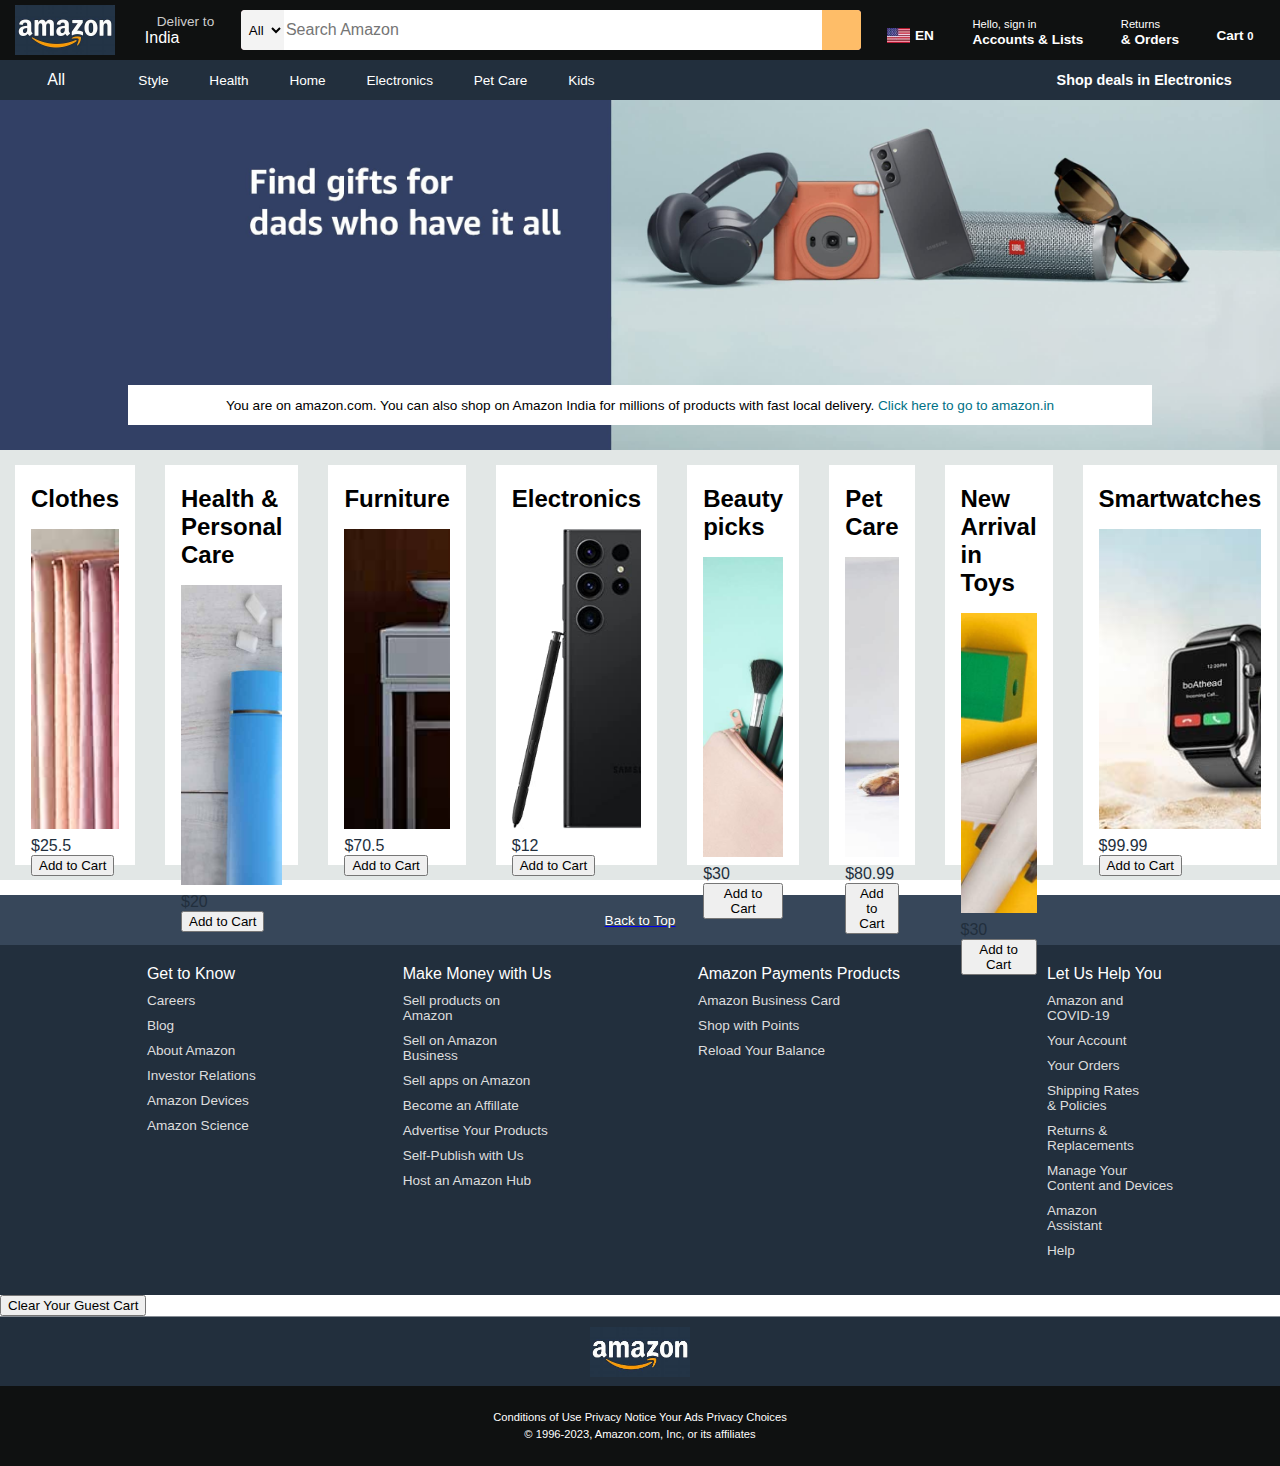
<file: index.html>
<!DOCTYPE html>
<html lang="en">
<head>
    <meta charset="UTF-8">
    <meta http-equiv="X-UA-Compatible" content="IE-edge">
    <meta name="viewport" content="width=device-width, initial-scale=1.0">
    <title>Amazon</title> 
    <link rel="stylesheet" href="https://cdnjs.cloudflare.com/ajax/libs/font-awesome/6.4.0/css/all.min.css" integrity="sha512-iecdLmaskl7CVkqkXNQ/ZH/XLlvWZOJyj7Yy7tcenmpD1ypASozpmT/E0iPtmFIB46ZmdtAc9eNBvH0H/ZpiBw==" crossorigin="anonymous" referrerpolicy="no-referrer" />
    <link rel="stylesheet" href="style.css">
</head>
<body>
   <header>

        <!-- Navbar -->

        <div class="navbar">

          <!--box 1-->

          <div class="nav-logo">
            <div class="logo border"></div>
          </div>
          

          <!--box 2-->
          
          <div class="nav-address border">
              <p class="add-first">Deliver to</p>

              <div class="add-icon">
                <i class="fa-solid fa-location-dot"></i>
                <p class="add-second">India</p>
              </div>
          </div>

          <!--box 3-->

          <div class="nav-search">
            <select class="search-select">
              <option>All</option>
            </select>
            <input placeholder="Search Amazon" class="search-input">
            <div class="search-icon">
              <i class="fa-solid fa-magnifying-glass"></i>
            </div>
          </div> 

          <!--extra box-->

          <div class="nav-en border">
            <div class="flag"></div>
            <p>EN</p>
          </div>

          <!--box 4-->

          <div class="nav-signin border" id="nav-user-info">
            <p><span class="nav-lineOne" id="nav-user-greeting">Hello, sign in</span></p>
            <p class="nav-second nav-lineTwo" id="nav-auth-link">Accounts & Lists</p>
          </div>

          <!--box 5-->

          <div class="nav-return border">
            <p><span>Returns</span></p>
            <p class="nav-second">& Orders</p>
          </div>

          <!--box 6-->
          <a href="checkout.html" style="text-decoration: none; color: inherit;">
            <div class="nav-cart border">
              <i class="fa-solid fa-cart-shopping"></i>
              Cart
              <span id="cart-count">0</span>
            </div>
          </a>
          

          

        </div>

        <!--panel -->

        <div class="panel">

          <div class="panel-all filter-link" data-category>
            <i class="fa-solid fa-bars"></i>
            All
          </div>
          <div class="panel-ops">
            <p class="border filter-link" data-category>Style</p>
            <p class="border filter-link" data-category>Health</p>
            <p class="border filter-link" data-category>Home</p>
            <p class="border filter-link" data-category>Electronics</p>
            <p class="border filter-link" data-category>Pet Care</p>
            <p class="border filter-link" data-category>Kids</p>
          </div>
          <div class="panel-deals border filter-link">
            Shop deals in Electronics
          </div>

        </div>

   </header>

   <!--hero-section -->

   <!--hero section message-->

   <div class="hero-section">
    <div class="hero-msg">
      <p>You are on amazon.com. You can also shop on Amazon India for millions of products with fast local delivery.
        <a> Click here to go to amazon.in</a></p>
    </div>
   </div>

    <!--shop-section1-->

    <div class="shop-section1 product-container">
      <div id="loading-spinner">Loading products for you...</div>
    </div>

    
    <!-- msg no results fonund -->
    <div id="no-results" style="display: none; text-align: center; padding: 50px; width: 100%;">
      <h2 style="color: #c45500;">No results found.</h2>
      <p>Try checking your spelling or use more general terms.</p>
    </div>

    <footer>

      <!--foot-panel1-->
      <a href="#" class="back-to-top-link">
        <div class="foot-panel1">
          Back to Top
        </div>
      </a>
      

      <!--foot-panel2-->

      <div class="foot-panel2">
        <ul>
          <p>Get to Know</p>
          <a>Careers</a>
          <a>Blog</a>
          <a>About Amazon</a>
          <a>Investor Relations</a>
          <a>Amazon Devices</a>
          <a>Amazon Science</a>
        </ul>
        <ul>
          <p>Make Money with Us</p>
          <a>Sell products on<br>Amazon</a>
          <a>Sell on Amazon <br> Business</a>
          <a>Sell apps on Amazon</a>
          <a>Become an Affillate</a>
          <a>Advertise Your Products</a>
          <a>Self-Publish with Us</a>
          <a>Host an Amazon Hub</a>
        </ul>
        <ul>
          <p>Amazon Payments Products</p>
          <a>Amazon Business Card</a>
          <a>Shop with Points</a>
          <a>Reload Your Balance</a>
        </ul>
        <ul>
          <p>Let Us Help You</p>
          <a>Amazon and <br>COVID-19</a>
          <a>Your Account</a>
          <a>Your Orders</a>
          <a>Shipping Rates <br>& Policies</a>
          <a>Returns & <br>Replacements</a>
          <a>Manage Your <br>Content and Devices</a>
          <a>Amazon <br>Assistant</a>
          <a>Help</a>
        </ul>
      </div>

      <!-- btn - clear all items -->

      <div class="footer-reset-section">
        <button id="clear-cart-btn" class="clear-btn">Clear Your Guest Cart</button>
      </div>

      <!--foot-panel3-->
      
      <div class="foot-panel3">
        <div class="logo"></div>
      </div>

      <!--foot-panel4-->

      <div class="foot-panel4">
        <div class="pages">
          <a>Conditions of Use</a>
          <a>Privacy Notice</a>
          <a>Your Ads Privacy Choices</a>
        </div>
        <div class="copyright">
          © 1996-2023, Amazon.com, Inc, or its affiliates
        </div>
      </div>
        
    </footer>
    <script src="script.js"></script>
</body>
</html>
</file>
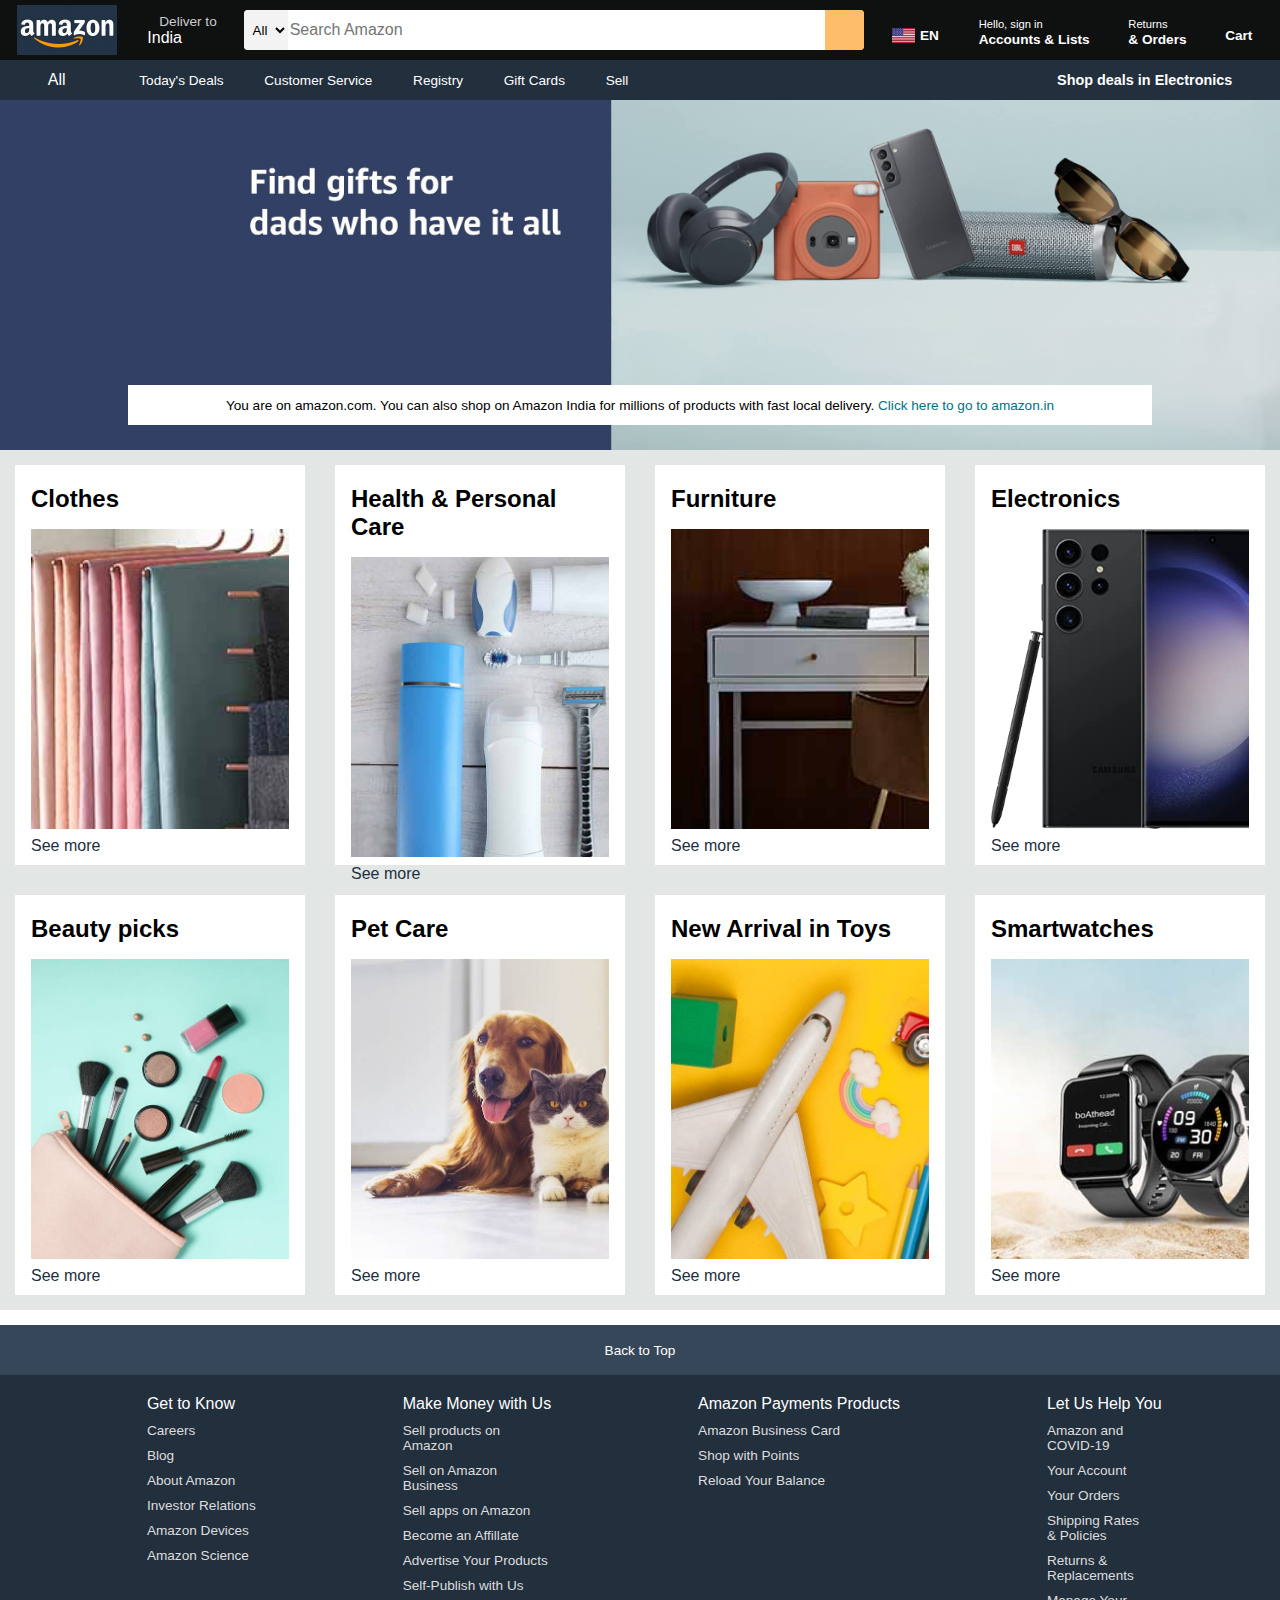
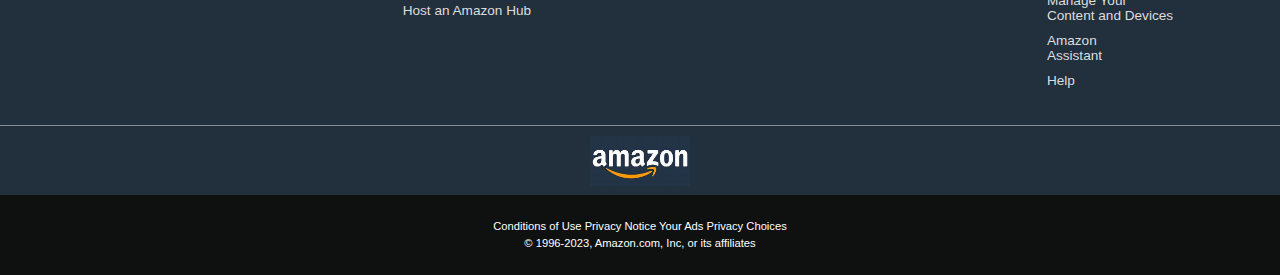
<file: 01_Amazon_clone.html>
<!DOCTYPE html>
<html lang="en">
<head>
    <meta charset="UTF-8">
    <meta http-equiv="X-UA-Compatible" content="IE-edge">
    <meta name="viewport" content="width=device-width, initial-scale=1.0">
    <title>Amazon</title> 
    <link rel="stylesheet" href="https://cdnjs.cloudflare.com/ajax/libs/font-awesome/6.4.0/css/all.min.css" integrity="sha512-iecdLmaskl7CVkqkXNQ/ZH/XLlvWZOJyj7Yy7tcenmpD1ypASozpmT/E0iPtmFIB46ZmdtAc9eNBvH0H/ZpiBw==" crossorigin="anonymous" referrerpolicy="no-referrer" />
    <link rel="stylesheet" href="01_Amazon_clone.css">
</head>
<body>
   <header>

        <!-- Navbar -->

        <div class="navbar">

          <!--box 1-->

          <div class="nav-logo">
            <div class="logo border"></div>
          </div>
          

          <!--box 2-->
          
          <div class="nav-address border">
              <p class="add-first">Deliver to</p>

              <div class="add-icon">
                <i class="fa-solid fa-location-dot"></i>
                <p class="add-second">India</p>
              </div>
          </div>

          <!--box 3-->

          <div class="nav-search">
            <select class="search-select">
              <option>All</option>
            </select>
            <input placeholder="Search Amazon" class="search-input">
            <div class="search-icon">
              <i class="fa-solid fa-magnifying-glass"></i>
            </div>
          </div> 

          <!--extra box-->

          <div class="nav-en border">
            <div class="flag"></div>
            <p>EN</p>
          </div>

          <!--box 4-->

          <div class="nav-signin border">
            <p><span>Hello, sign in</span></p>
            <p class="nav-second">Accounts & Lists</p>
          </div>

          <!--box 5-->

          <div class="nav-return border">
            <p><span>Returns</span></p>
            <p class="nav-second">& Orders</p>
          </div>

          <!--box 6-->

          <div class="nav-cart border">
            <i class="fa-solid fa-cart-shopping"></i>
            Cart
          </div>

        </div>

        <!--panel -->

        <div class="panel">

          <div class="panel-all border">
            <i class="fa-solid fa-bars"></i>
            All
          </div>
          <div class="panel-ops">
            <p class="border">Today's Deals</p>
            <p class="border">Customer Service</p>
            <p class="border">Registry</p>
            <p class="border">Gift Cards</p>
            <p class="border">Sell</p>
          </div>
          <div class="panel-deals border">
            Shop deals in Electronics
          </div>

        </div>

   </header>

   <!--hero-section -->

   <!--hero section message-->

   <div class="hero-section">
    <div class="hero-msg">
      <p>You are on amazon.com. You can also shop on Amazon India for millions of products with fast local delivery.
        <a> Click here to go to amazon.in</a></p>
    </div>
   </div>

    <!--shop-section1-->

   <div class="shop-section1">
     <div class="box1 box">
       <div class="box-content">
        <h2>Clothes</h2>
        <div class="box-img" style="background-image: url('box1_image.jpg');"></div>
        <p>See more</p>
       </div>
     </div>
     <div class="box2 box">
       <div class="box-content">
         <h2>Health & Personal Care</h2>
         <div class="box-img" style="background-image: url('box2_image.jpg');"></div>
         <p>See more</p>
       </div>
     </div>
     <div class="box3 box">
       <div class="box-content">
         <h2>Furniture</h2>
         <div class="box-img" style="background-image: url('box3_image.jpg');"></div>
         <p>See more</p>
       </div>
     </div>
     <div class="box4 box">
       <div class="box-content">
         <h2>Electronics</h2>
         <div class="box-img" style="background-image: url('box4_image.jpg');"></div>
         <p>See more</p>
       </div>
     </div>
    </div>

    <!--shop-section2-->

    <div class="shop-section2">
      <div class="box5 box">
        <div class="box-content">
         <h2>Beauty picks</h2>
         <div class="box-img" style="background-image: url('box5_image.jpg');"></div>
         <p>See more</p>
        </div>
      </div>
      <div class="box6 box">
        <div class="box-content">
          <h2>Pet Care</h2>
          <div class="box-img" style="background-image: url('box6_image.jpg');"></div>
          <p>See more</p>
        </div>
      </div>
      <div class="box7 box">
        <div class="box-content">
          <h2>New Arrival in Toys</h2>
          <div class="box-img" style="background-image: url('box7_image.jpg');"></div>
          <p>See more</p>
        </div>
      </div>
      <div class="box8 box">
        <div class="box-content">
          <h2>Smartwatches</h2>
          <div class="box-img" style="background-image: url('box8_image.jpg');"></div>
          <p>See more</p>
        </div>
      </div>
    </div>

    <footer>

      <!--foot-panel1-->

      <div class="foot-panel1">
        Back to Top
      </div>

      <!--foot-panel2-->

      <div class="foot-panel2">
        <ul>
          <p>Get to Know</p>
          <a>Careers</a>
          <a>Blog</a>
          <a>About Amazon</a>
          <a>Investor Relations</a>
          <a>Amazon Devices</a>
          <a>Amazon Science</a>
        </ul>
        <ul>
          <p>Make Money with Us</p>
          <a>Sell products on<br>Amazon</a>
          <a>Sell on Amazon <br> Business</a>
          <a>Sell apps on Amazon</a>
          <a>Become an Affillate</a>
          <a>Advertise Your Products</a>
          <a>Self-Publish with Us</a>
          <a>Host an Amazon Hub</a>
        </ul>
        <ul>
          <p>Amazon Payments Products</p>
          <a>Amazon Business Card</a>
          <a>Shop with Points</a>
          <a>Reload Your Balance</a>
        </ul>
        <ul>
          <p>Let Us Help You</p>
          <a>Amazon and <br>COVID-19</a>
          <a>Your Account</a>
          <a>Your Orders</a>
          <a>Shipping Rates <br>& Policies</a>
          <a>Returns & <br>Replacements</a>
          <a>Manage Your <br>Content and Devices</a>
          <a>Amazon <br>Assistant</a>
          <a>Help</a>
        </ul>
      </div>

      <!--foot-panel3-->

      <div class="foot-panel3">
        <div class="logo"></div>
      </div>

      <!--foot-panel4-->

      <div class="foot-panel4">
        <div class="pages">
          <a>Conditions of Use</a>
          <a>Privacy Notice</a>
          <a>Your Ads Privacy Choices</a>
        </div>
        <div class="copyright">
          © 1996-2023, Amazon.com, Inc, or its affiliates
        </div>
      </div>
        
    </footer>
</body>
</html>
</file>
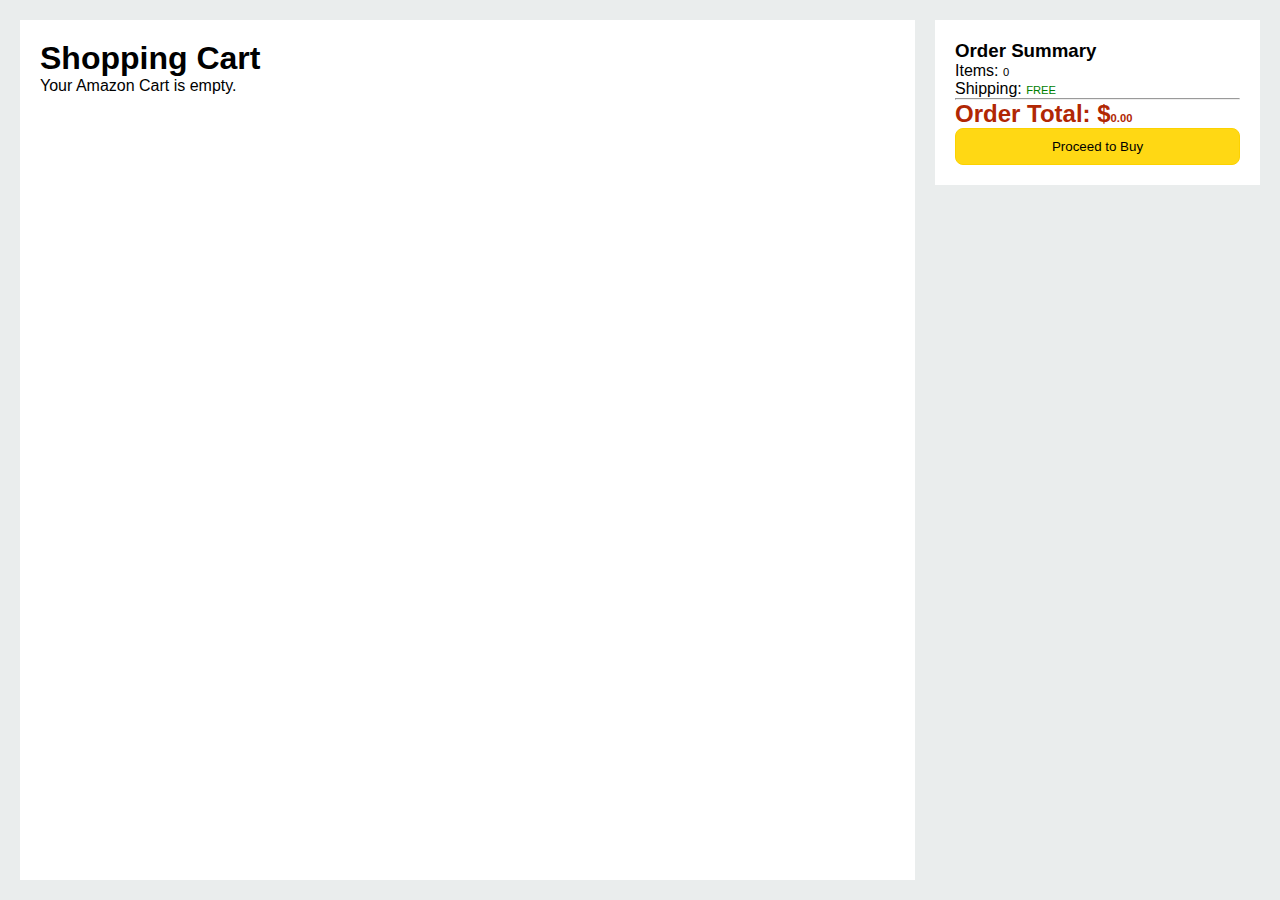
<file: checkout.html>
<!DOCTYPE html>
<html lang="en">
<head>
    <meta charset="UTF-8">
    <meta name="viewport" content="width=device-width, initial-scale=1.0">
    <title>Amazon Clone - Checkout</title>
    <link rel="stylesheet" href="style.css"> <style>
        /* Specific checkout layout */
        .checkout-main { display: flex; padding: 20px; gap: 20px; background: #eaeded; min-height: 100vh; }
        .cart-list { flex: 3; background: white; padding: 20px; }
        .order-summary { flex: 1; background: white; padding: 20px; height: fit-content; position: sticky; top: 20px; }
        .checkout-item { display: flex; border-bottom: 1px solid #DDD; padding: 10px 0; align-items: center; }
        .checkout-item img { width: 100px; height: 100px; object-fit: contain; }
        .item-details { margin-left: 20px; flex-grow: 1; }
        .remove-btn { color: #007185; cursor: pointer; background: none; border: none; font-size: 12px; }
        .remove-btn:hover { text-decoration: underline; color: #C45500; }
    </style>
</head>
<body>
    <div class="checkout-main">
        <div class="cart-list">
            <h1>Shopping Cart</h1>
            <div id="cart-items-container">
                </div>
        </div>
        <div class="order-summary">
            <h3>Order Summary</h3>
            <div id="summary-details">
                <p>Items: <span id="total-items">0</span></p>
                <p>Shipping: <span style="color: green;">FREE</span></p>
                <hr>
                <h2 style="color: #B12704;">Order Total: $<span id="grand-total">0.00</span></h2>
            </div>
            <button class="amazon-btn" style="width: 100%; padding: 10px; background: #FFD814; border: 1px solid #FCD200; border-radius: 8px; cursor: pointer;">Proceed to Buy</button>
        </div>
    </div>
    <script src="checkout.js"></script>
</body>
</html>
</file>
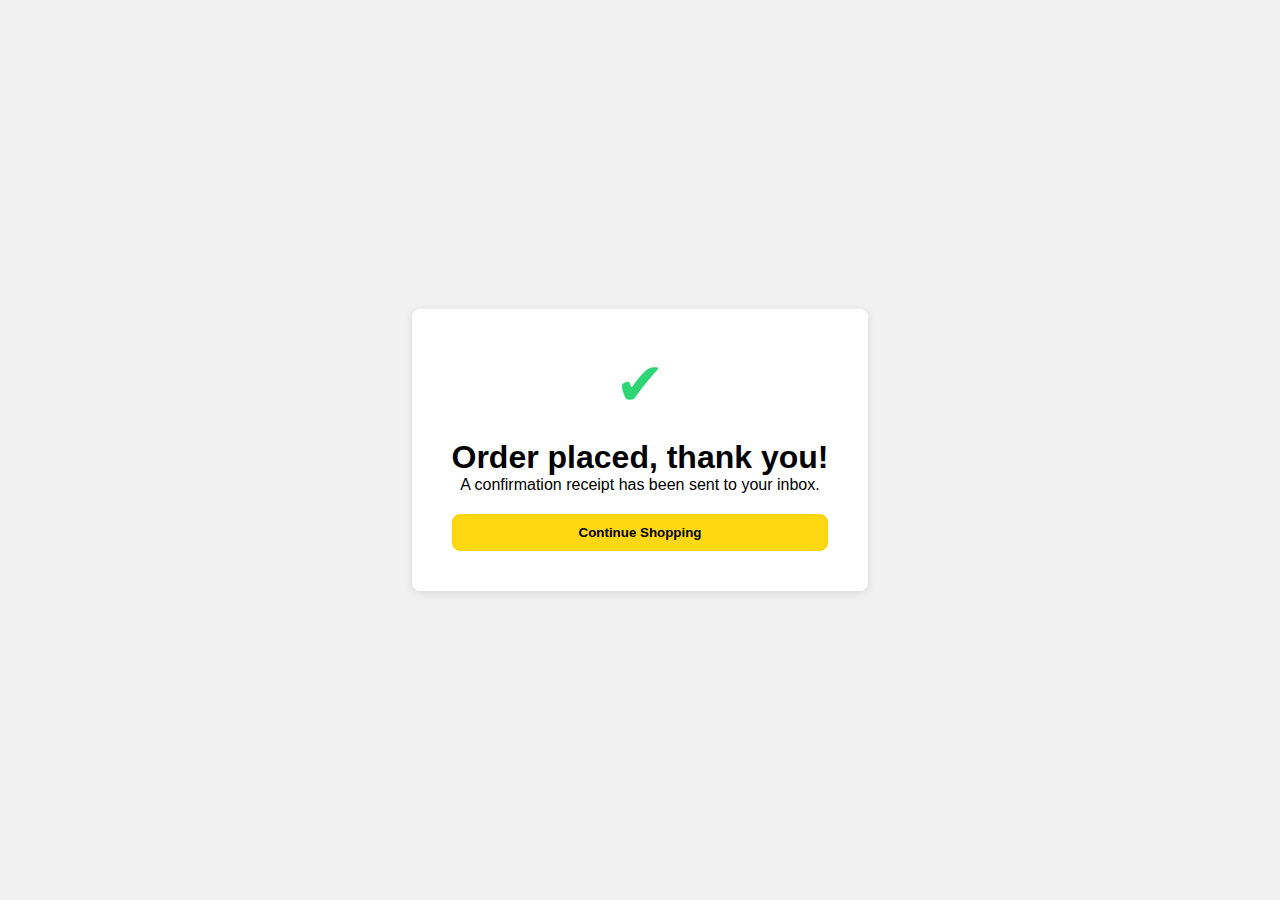
<file: success.html>
<!DOCTYPE html>
<html lang="en">
<head>
    <meta charset="UTF-8">
    <meta name="viewport" content="width=device-width, initial-scale=1.0">
    <title>Order Placed Successfully</title>
    <link rel="stylesheet" href="style.css"> <style>
        body {
            background-color: #f1f1f1;
            display: flex;
            justify-content: center;
            align-items: center;
            height: 100vh;
            font-family: Arial, sans-serif;
        }
        .success-card {
            background: white;
            padding: 40px;
            border-radius: 8px;
            box-shadow: 0 2px 10px rgba(0,0,0,0.1);
            text-align: center;
            max-width: 500px;
        }
        .success-icon {
            color: #2ed573;
            font-size: 60px;
            margin-bottom: 20px;
        }
        .amazon-btn {
            background: #ffd814;
            border: 1px solid #fcd200;
            border-radius: 8px;
            padding: 10px 20px;
            cursor: pointer;
            margin-top: 20px;
            width: 100%;
            font-weight: bold;
        }
        .amazon-btn:hover { background: #f7ca00; }
    </style>
</head>
<body>

    <div class="success-card">
        <div class="success-icon">✔</div>
        <h1>Order placed, thank you!</h1>
        <p id="conf-msg">Processing your confirmation...</p>
        
        <button class="amazon-btn" onclick="window.location.href='index.html'">
            Continue Shopping
        </button>
    </div>

    <script>
        // Get the email from LocalStorage (saved during login/register)
        const userEmail = localStorage.getItem('currentUser');

        if (userEmail) {
            document.getElementById('conf-msg').innerText = 
                `A confirmation receipt has been sent to ${userEmail}. Your items are now being prepared for shipping.`;
        } else {
            document.getElementById('conf-msg').innerText = 
                "A confirmation receipt has been sent to your inbox.";
        }
</script>

</body>
</html>
</file>
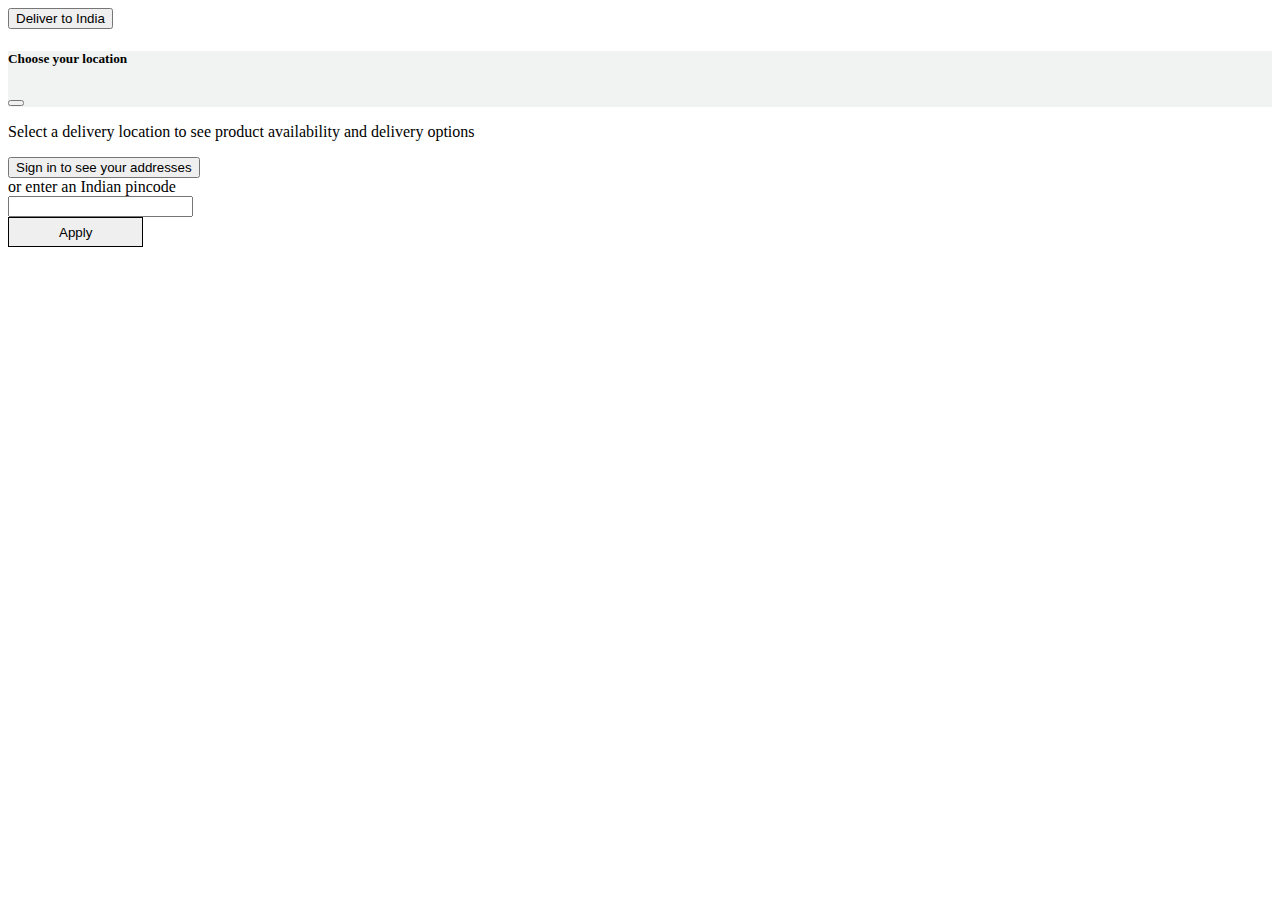
<file: try.html>
<!DOCTYPE html>
<html lang="en">
<head>
    <meta charset="UTF-8">
    <meta name="viewport" content="width=device-width, initial-scale=1.0">
    <title>modal trying</title>
    <!-- css link -->
   <link href="https://cdn.jsdelivr.net/npm/bootstrap@5.3.7/dist/css/bootstrap.min.css" rel="stylesheet" integrity="sha384-LN+7fdVzj6u52u30Kp6M/trliBMCMKTyK833zpbD+pXdCLuTusPj697FH4R/5mcr" crossorigin="anonymous">
   <style>
    .apply_btn {
      border: 1px solid black; 
      padding-left: 50px;
      padding-right: 50px;
      padding-top: 6.5px;
      padding-bottom: 6.5px;
      outline: none;
    }

    .apply_btn:focus {
      background-color: rgb(163, 215, 236);
      border: 0.5px solid rgb(55, 55, 255);
    }
   </style>
</head>
<body>
  <!-- button -->
  <button class="btn btn-primary" data-bs-toggle="modal" data-bs-target="#myModal">
     Deliver to India
  </button>

  <!-- Modal -->
  <div class="modal" id="myModal"  tabindex="-1">
    <div class="modal-dialog">
      <div class="modal-content">
        <div class="modal-header" style="background-color: #d2d7d74d">
          <h5 class="modal-title"><b>Choose your location</b></h5>
          <button type="button" class="btn-close" data-bs-dismiss="modal" aria-label="Close"></button>
        </div>
        <div class="modal-body">
          <!-- Statement -->
          <p>Select a delivery location to see product availability and delivery options</p>
          <!-- button -->
          <div class="d-flex justify-content-center">
            <button type="button" class="btn btn-warning rounded-pill flex-grow-1">Sign in to see your addresses</button>
          </div>
          <!-- line with text -->
        <div class="d-flex align-items-center my3 mt-2">
          <div class="flex-grow-1 border-top"></div>
          <span class="mx-2">or enter an Indian pincode</span>
          <div class="flex-grow-1 border-top"></div>
        </div>
        <!-- pin & apply section -->
         <section class="mt-2">
            <div class="container">
              <div class="row">
                <div class="col-md-8">
                  <!-- input pin -->
                  <input type="text" class="form-control" id="inputZip">
                </div>
                <div class="col-md-4">
                  <button class="rounded-pill apply_btn">Apply</button>
                </div>
              </div>
            </div>
          </section>
      </div>
    </div>
  </div>

  

<!-- js link -->
<script src="https://cdn.jsdelivr.net/npm/bootstrap@5.3.7/dist/js/bootstrap.bundle.min.js" integrity="sha384-ndDqU0Gzau9qJ1lfW4pNLlhNTkCfHzAVBReH9diLvGRem5+R9g2FzA8ZGN954O5Q" crossorigin="anonymous"></script>
   
        
</body>
</html>
</file>
<file: style.css>
*{
    margin: 0;
    font-family: Arial;
    box-sizing: border-box;
}

.navbar {
    height: 60px;
    background-color: #0f1111;
    color: white;
    display: flex;
    align-items: center;
    justify-content: space-evenly;
}

/** box 1 **/

.nav-logo {
    height: 50px;
    width: 100px;
    
}

.logo {
    background-image: url("Images/amazon_logo_2.jpg");
    background-size: cover;
    height: 50px;
    width: 100%;
    
}

.border {

    border: 1.5px solid transparent;
}

.border:hover {
    border: 1.5px solid white;
}

/** box 2 **/

.nav-address {
    padding: 10px;
}

.add-first {
    color: #cccccc;
    font-size: 0.85rem;
    margin-left: 15px;
    
}

.add-second {
    font-size: 1rem;
    margin-left: 3px;
}

.add-icon {
    display: flex;
    align-items: center;
}

/* modal */
.apply_btn {
    border: 1px solid black; 
    padding-left: 50px;
    padding-right: 50px;
    padding-top: 6.5px;
    padding-bottom: 6.5px;
    outline: none;
}

.apply_btn:focus {
    background-color: rgb(163, 215, 236);
    border: 0.5px solid rgb(55, 55, 255);
}

/** box 3 **/

.nav-search {
    display: flex;
    justify-content: space-evenly;
    background-color: pink;
    width: 620px;
    height: 40px;
    border-radius: 4px;
}

.search-select {
    background-color: #f3f3f3;
    width: 50px;
    text-align: center;
    border-top-left-radius: 4px;
    border-bottom-left-radius: 4px;
    border: none;
}

.search-input {
    width: 100%;
    font-size: 1rem;
    border: none;
}

.search-icon {
    width: 45px;
    display: flex;
    justify-content: center;
    align-items: center;
    font-size: 1.2rem;
    background-color: #febd68;
    border-top-right-radius: 4px;
    border-bottom-right-radius: 4px;
    color: #0f1111;
}

.nav-search:hover {
    border: 2px solid orange;
}

/** extra box **/
 
.nav-en {
    height: 80%;
    width: 70px;
    display: flex;
    font-size: 0.85rem;
    font-weight: 700;
    align-items: center;
    margin-top: 10px;
    padding: 10px;
}

.flag {
    background-image: url(Images/flag.jpg);
    background-size: cover;
    height: 15px;
    width: 23px;
}

.nav-en p {
    padding-left: 5px;
}


/** box 4 **/ 

.nav-signin {
    padding: 10px;

}

span {
    font-size: 0.7rem;
}

.nav-second {
    font-size: 0.85rem;
    font-weight: 700;
}

/** box 5 **/

.nav-return {
    padding: 10px;
}

/** box 6 **/

.nav-cart i {
    font-size: 30px;
}

.nav-cart {
    font-size: 0.85rem;
    font-weight: 700;
    padding: 10px;
}

/** panel **/

.panel {
    height: 40px;
    background-color: #222f3d;
    display: flex;
    color: white;
    align-items: center;
    justify-content: space-evenly;
}

.panel-all {
    padding: 10px;
}

.panel-ops p {
    display: inline;
    margin-left: 15px;
}

.panel-ops {
    width: 70%;
    font-size: 0.85rem;
}

.border {
    padding: 10px;
}

.panel-deals {
    font-size: 0.9rem;
    font-weight: 700;
}

/** hero-section **/

.hero-section {
    background-image: url(Images/hero_image.jpg);
    background-size: cover;
    height: 350px;
    display: flex;
    justify-content: center;
    align-items: flex-end;
}

.hero-msg {
    background-color: white;
    color: black;
    height: 40px;
    display: flex;
    align-items: center;
    justify-content: space-evenly;
    font-size: 0.85rem;
    width: 80%;
    margin-bottom: 25px;
}

.hero-msg a {
    color: #007185;
}

/** shop-section **/

.shop-section1 {
    display: flex;
    justify-content: space-evenly;
    background-color: #e2e7e6;
}

.shop-section2 {
    display: flex;
    justify-content: space-evenly;
    background-color: #e2e7e6;
}

.box {
    /**border: 2px solid black;**/
    height: 400px;
    width: 23%;
    background-color: white;
    padding: 20px 0px 15px;
    margin: 15px;
}

.box-img {
    height: 300px;
    background-size: cover;
    margin-top: 1rem;
    margin-bottom: 0.5rem;
    
}

.box-content {
    margin-left: 1rem;
    margin-right: 1rem;
}

.box-content p {
    color: #222f3d;
}

/** footer **/

footer {
    margin-top: 15px;
}

.foot-panel1 {
    background-color: #37475a;
    color: white;
    height: 50px;
    display: flex;
    justify-content: center;
    align-items: center;
    font-size: 0.85rem;
}

.foot-panel2 {
    background-color: #222f3d;
    color: white;
    height: 350px;
    display: flex;
    justify-content: space-evenly;
}

ul {
    margin-top: 20px;
}

ul a {
    display: block;
    font-size: 0.85rem;
    margin-top: 10px;
    color: #dddddd;
}

.foot-panel3 {
    background-color: #222f3d;
    color: white;
    border-top: 0.5px solid rgba(255, 255, 255, 0.45);
    height: 70px;
    display: flex;
    justify-content: center;
    align-items: center;
}

.logo {
    background-image: url(Images/amazon_logo_2.jpg);
    background-size: cover;
    height: 50px;
    width: 100px;
    
}

.foot-panel4 {
    background-color: #0f1111;
    color: white;
    height: 80px;
    font-size: 0.7rem;
    text-align: center;
    /*display: flex;
    justify-content: center;
    align-items: center;*/
}

.pages {
    padding-top: 25px;
}

.copyright {
    padding-top: 5px;
}
</file>
<file: 01_Amazon_clone.css>
*{
    margin: 0;
    font-family: Arial;
    box-sizing: border-box;
}

.navbar {
    height: 60px;
    background-color: #0f1111;
    color: white;
    display: flex;
    align-items: center;
    justify-content: space-evenly;
}

/** box 1 **/

.nav-logo {
    height: 50px;
    width: 100px;
    
}

.logo {
    background-image: url("amazon_logo_2.jpg");
    background-size: cover;
    height: 50px;
    width: 100%;
    
}

.border {

    border: 1.5px solid transparent;
}

.border:hover {
    border: 1.5px solid white;
}

/** box 2 **/

.nav-address {
    padding: 10px;
}

.add-first {
    color: #cccccc;
    font-size: 0.85rem;
    margin-left: 15px;
    
}

.add-second {
    font-size: 1rem;
    margin-left: 3px;
}

.add-icon {
    display: flex;
    align-items: center;
}

/** box 3 **/

.nav-search {
    display: flex;
    justify-content: space-evenly;
    background-color: pink;
    width: 620px;
    height: 40px;
    border-radius: 4px;
}

.search-select {
    background-color: #f3f3f3;
    width: 50px;
    text-align: center;
    border-top-left-radius: 4px;
    border-bottom-left-radius: 4px;
    border: none;
}

.search-input {
    width: 100%;
    font-size: 1rem;
    border: none;
}

.search-icon {
    width: 45px;
    display: flex;
    justify-content: center;
    align-items: center;
    font-size: 1.2rem;
    background-color: #febd68;
    border-top-right-radius: 4px;
    border-bottom-right-radius: 4px;
    color: #0f1111;
}

.nav-search:hover {
    border: 2px solid orange;
}

/** extra box **/
 
.nav-en {
    height: 80%;
    width: 70px;
    display: flex;
    font-size: 0.85rem;
    font-weight: 700;
    align-items: center;
    margin-top: 10px;
    padding: 10px;
}

.flag {
    background-image: url(flag.jpg);
    background-size: cover;
    height: 15px;
    width: 23px;
}

.nav-en p {
    padding-left: 5px;
}


/** box 4 **/ 

.nav-signin {
    padding: 10px;

}

span {
    font-size: 0.7rem;
}

.nav-second {
    font-size: 0.85rem;
    font-weight: 700;
}

/** box 5 **/

.nav-return {
    padding: 10px;
}

/** box 6 **/

.nav-cart i {
    font-size: 30px;
}

.nav-cart {
    font-size: 0.85rem;
    font-weight: 700;
    padding: 10px;
}

/** panel **/

.panel {
    height: 40px;
    background-color: #222f3d;
    display: flex;
    color: white;
    align-items: center;
    justify-content: space-evenly;
}

.panel-all {
    padding: 10px;
}

.panel-ops p {
    display: inline;
    margin-left: 15px;
}

.panel-ops {
    width: 70%;
    font-size: 0.85rem;
}

.border {
    padding: 10px;
}

.panel-deals {
    font-size: 0.9rem;
    font-weight: 700;
}

/** hero-section **/

.hero-section {
    background-image: url(hero_image.jpg);
    background-size: cover;
    height: 350px;
    display: flex;
    justify-content: center;
    align-items: flex-end;
}

.hero-msg {
    background-color: white;
    color: black;
    height: 40px;
    display: flex;
    align-items: center;
    justify-content: space-evenly;
    font-size: 0.85rem;
    width: 80%;
    margin-bottom: 25px;
}

.hero-msg a {
    color: #007185;
}

/** shop-section **/

.shop-section1 {
    display: flex;
    justify-content: space-evenly;
    background-color: #e2e7e6;
}

.shop-section2 {
    display: flex;
    justify-content: space-evenly;
    background-color: #e2e7e6;
}

.box {
    /**border: 2px solid black;**/
    height: 400px;
    width: 23%;
    background-color: white;
    padding: 20px 0px 15px;
    margin: 15px;
}

.box-img {
    height: 300px;
    background-size: cover;
    margin-top: 1rem;
    margin-bottom: 0.5rem;
    
}

.box-content {
    margin-left: 1rem;
    margin-right: 1rem;
}

.box-content p {
    color: #222f3d;
}

/** footer **/

footer {
    margin-top: 15px;
}

.foot-panel1 {
    background-color: #37475a;
    color: white;
    height: 50px;
    display: flex;
    justify-content: center;
    align-items: center;
    font-size: 0.85rem;
}

.foot-panel2 {
    background-color: #222f3d;
    color: white;
    height: 350px;
    display: flex;
    justify-content: space-evenly;
}

ul {
    margin-top: 20px;
}

ul a {
    display: block;
    font-size: 0.85rem;
    margin-top: 10px;
    color: #dddddd;
}

.foot-panel3 {
    background-color: #222f3d;
    color: white;
    border-top: 0.5px solid rgba(255, 255, 255, 0.45);
    height: 70px;
    display: flex;
    justify-content: center;
    align-items: center;
}

.logo {
    background-image: url(amazon_logo_2.jpg);
    background-size: cover;
    height: 50px;
    width: 100px;
    
}

.foot-panel4 {
    background-color: #0f1111;
    color: white;
    height: 80px;
    font-size: 0.7rem;
    text-align: center;
    /*display: flex;
    justify-content: center;
    align-items: center;*/
}

.pages {
    padding-top: 25px;
}

.copyright {
    padding-top: 5px;
}
</file>
